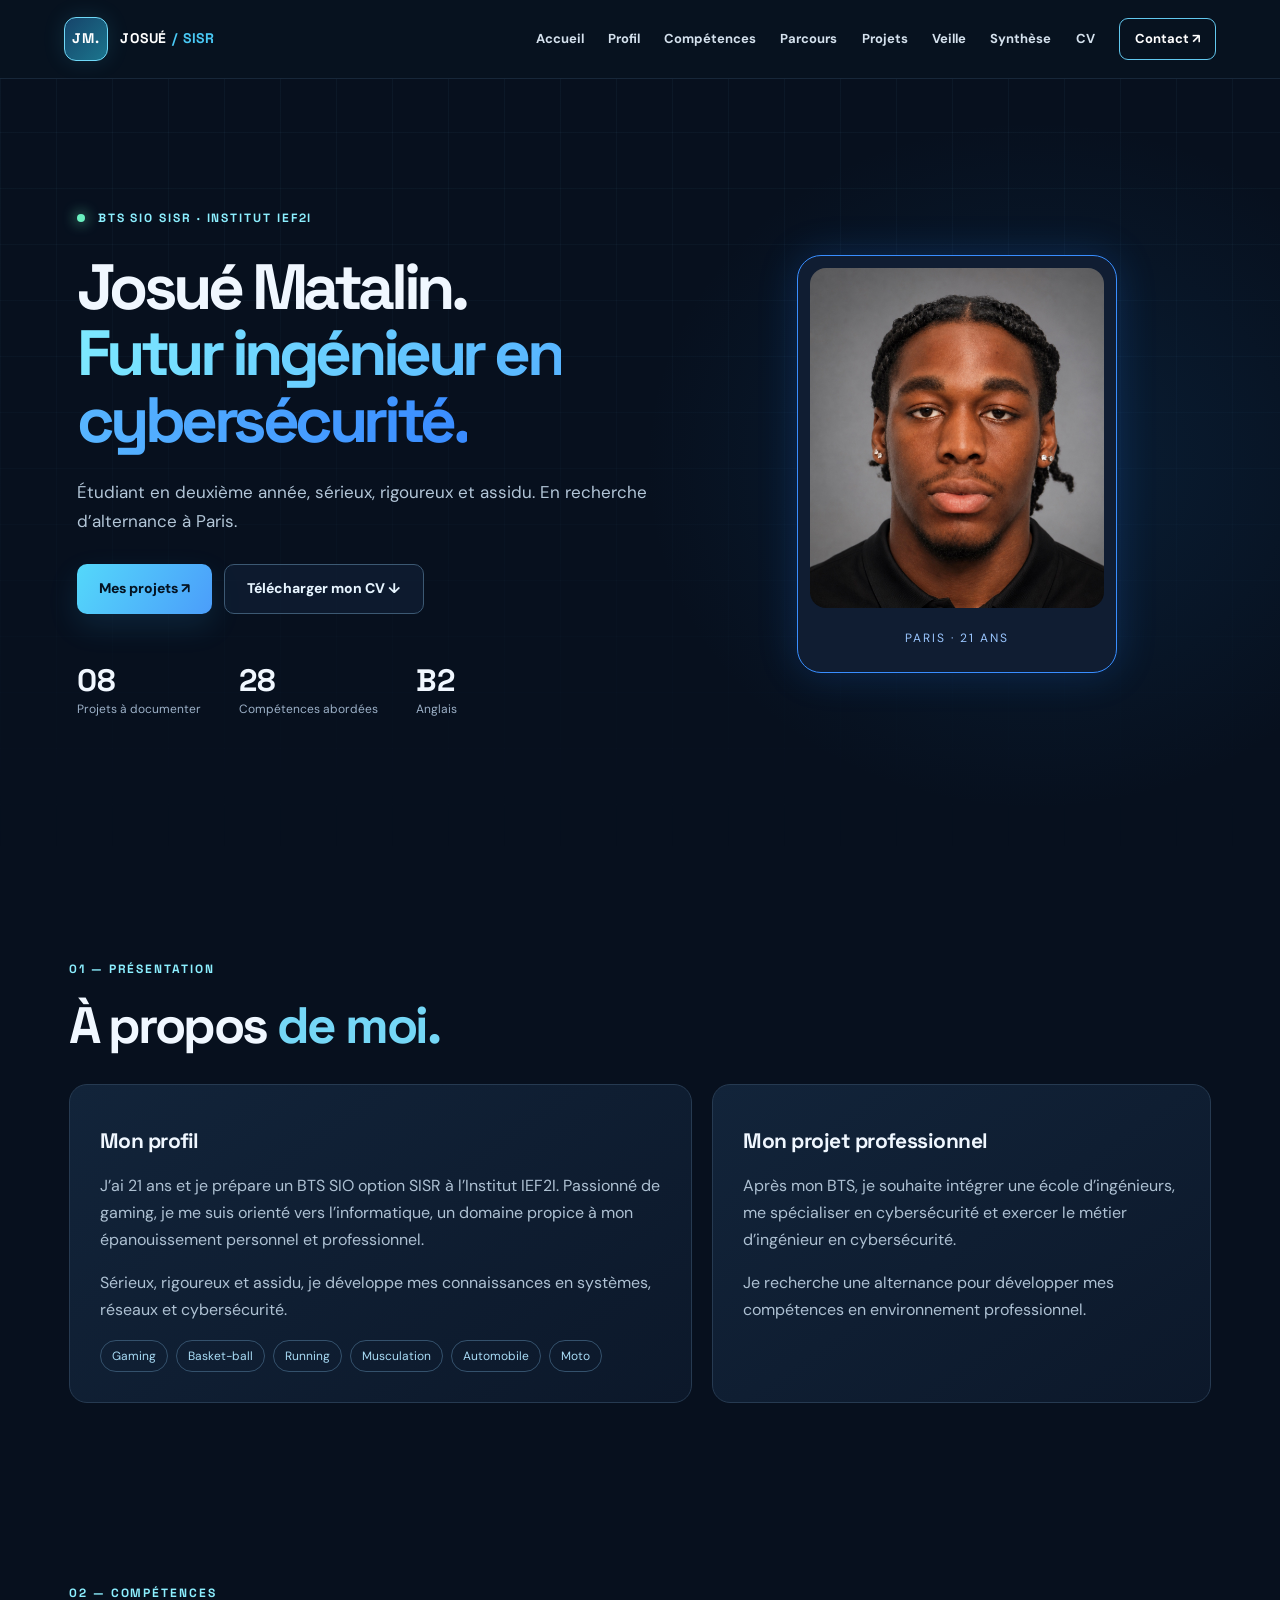
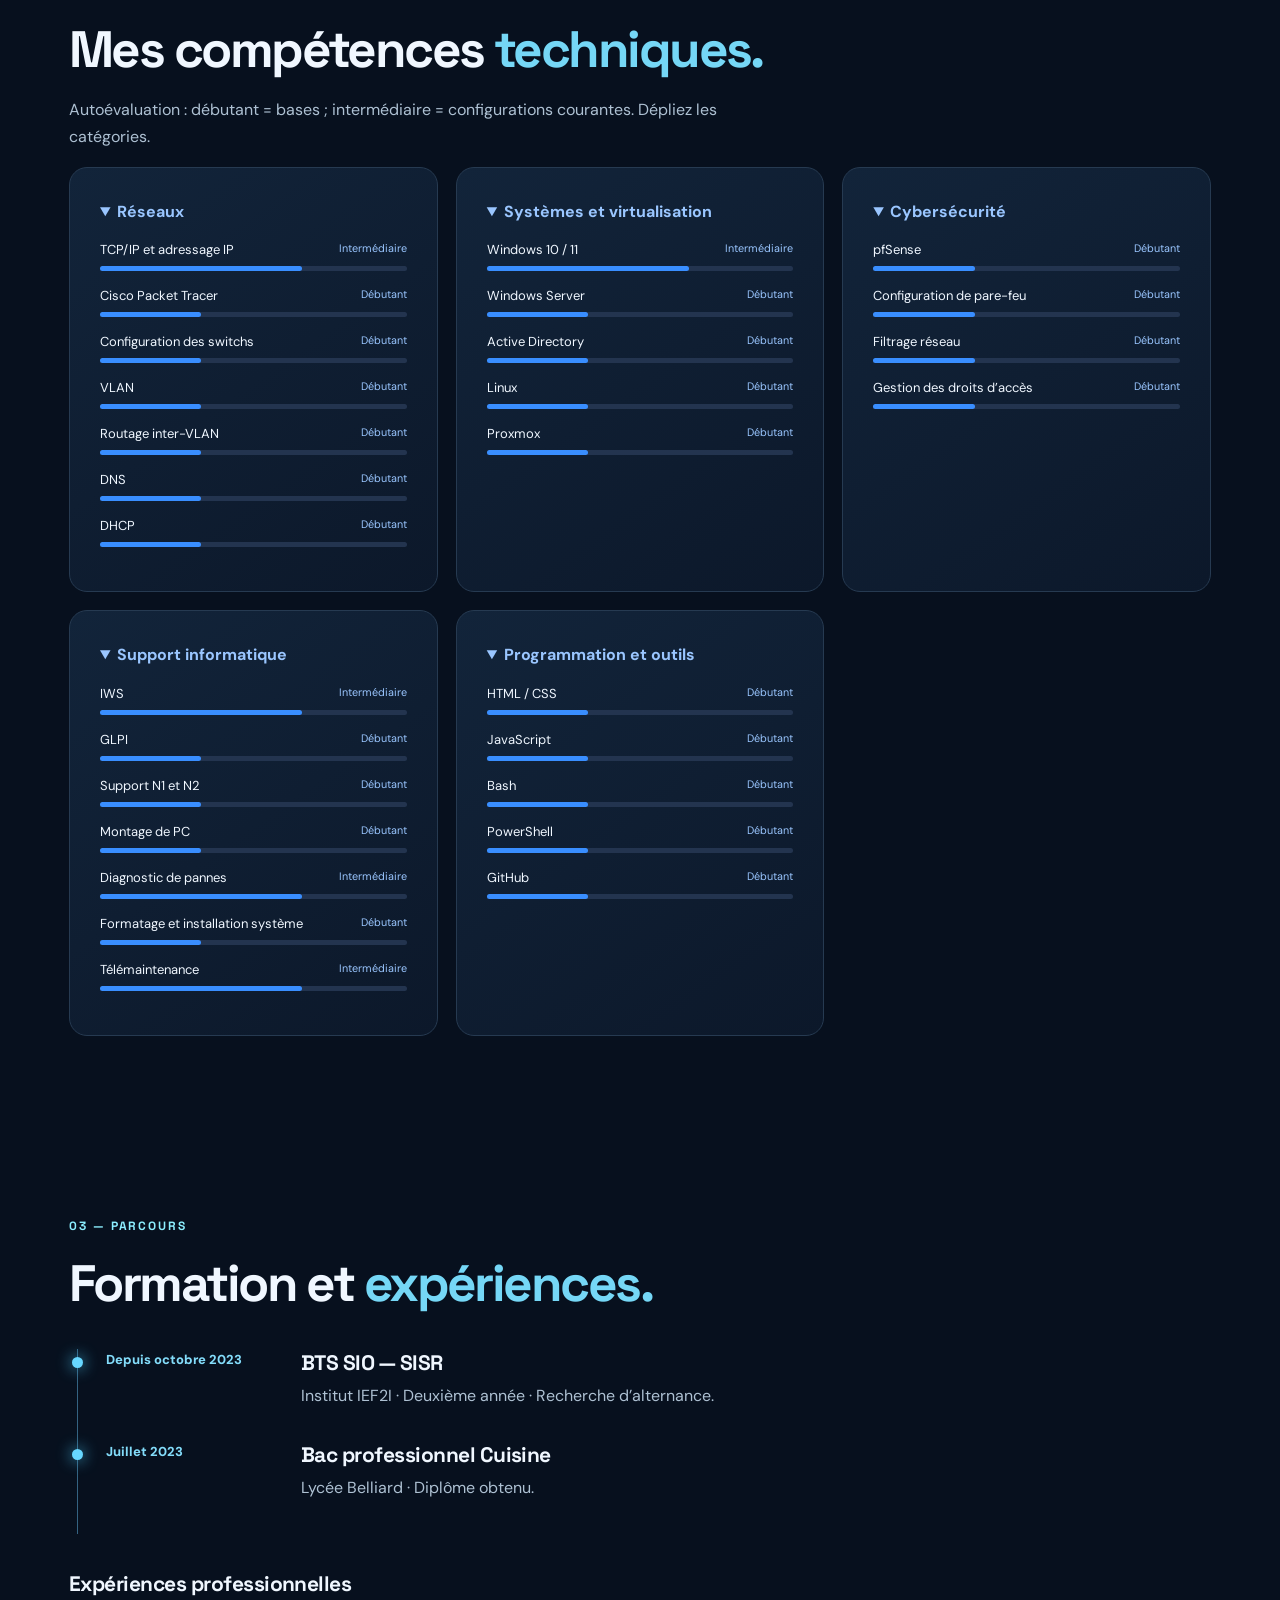
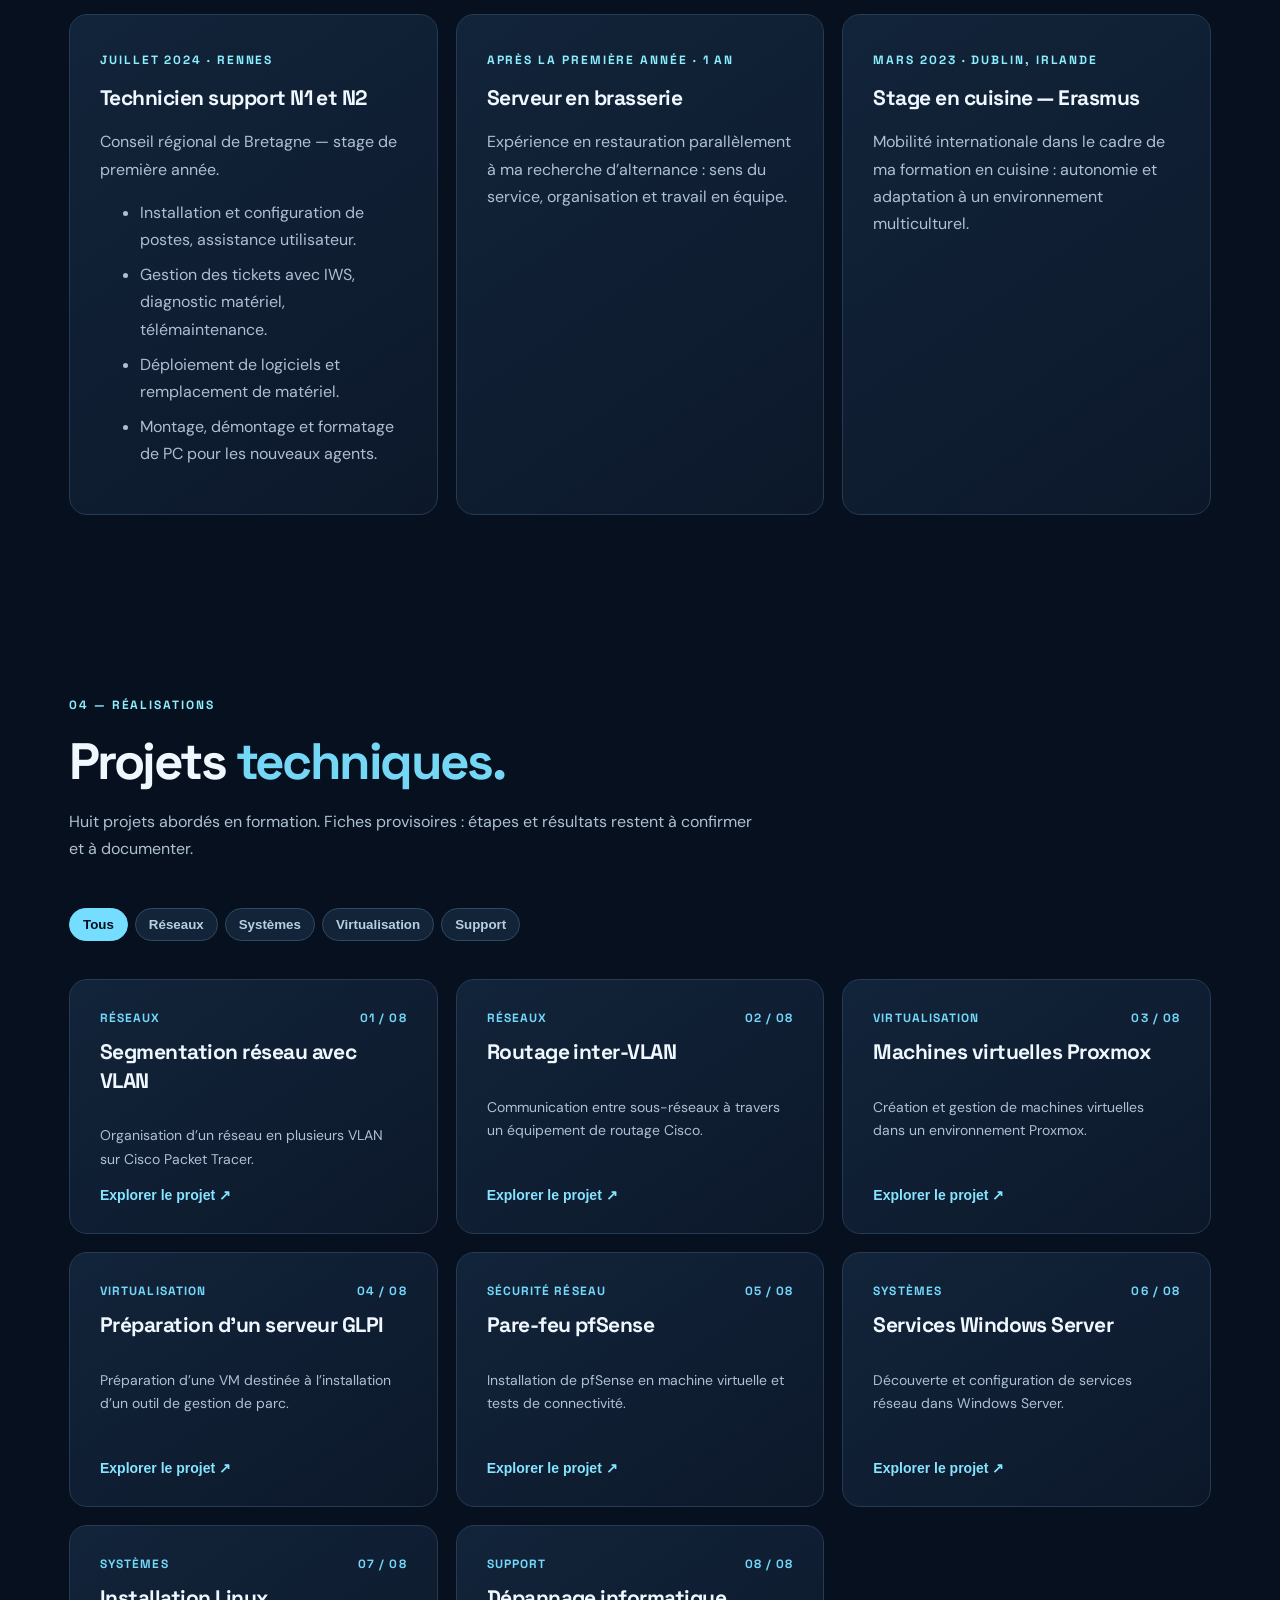
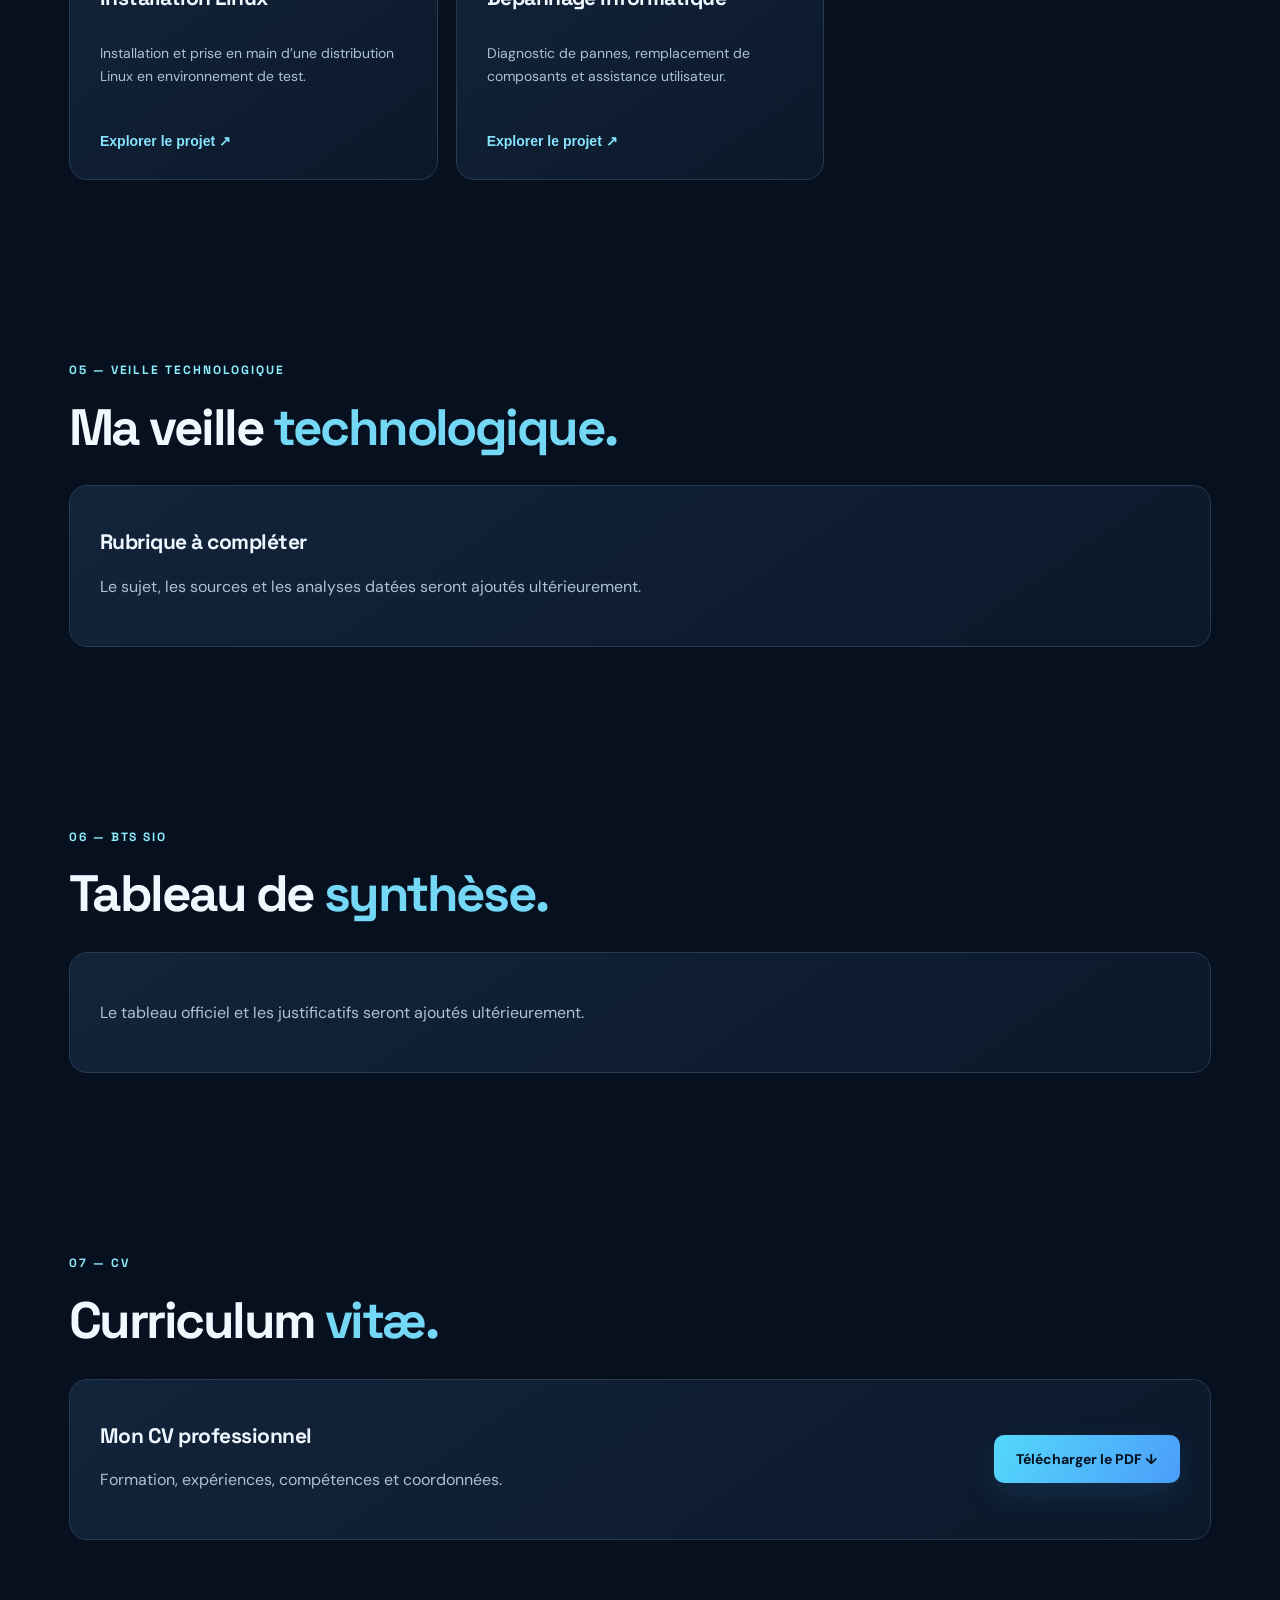
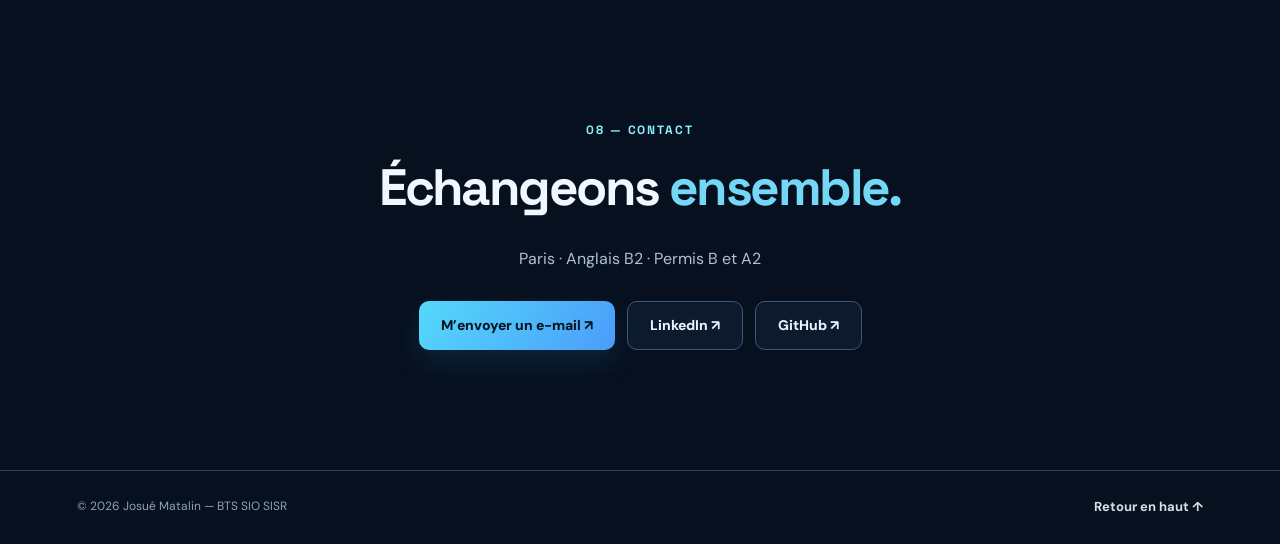
<file: index.html>
<!DOCTYPE html>
<html lang="fr"><head><meta charset="utf-8"/><meta content="width=device-width,initial-scale=1" name="viewport"/><meta content="#070e1b" name="theme-color"/><meta content="Portfolio BTS SIO option SISR — systèmes, réseaux et infrastructure." name="description"/><title>Josué Matalin | Portfolio BTS SIO SISR</title><link href="style.css" rel="stylesheet"/></head><body><div aria-hidden="true" class="glow"></div><header class="header"><a class="brand" href="#accueil"><span class="logo">JM.</span><span>JOSUÉ <b>/ SISR</b></span></a><button aria-expanded="false" aria-label="Afficher le menu" class="menu">☰</button><nav id="nav"><a href="#accueil">Accueil</a><a href="#profil">Profil</a><a href="#competences">Compétences</a><a href="#parcours">Parcours</a><a href="#projets">Projets</a><a href="#veille">Veille</a><a href="#synthese">Synthèse</a><a href="#cv">CV</a><a class="nav-contact" href="#contact">Contact ↗</a></nav></header><main><section class="hero section" id="accueil"><div class="hero-content"><div class="eyebrow"><span class="pulse"></span> BTS SIO SISR · INSTITUT IEF2I</div><h1>Josué Matalin.<br/><span class="gradient">Futur ingénieur en cybersécurité.</span></h1><p class="lead">Étudiant en deuxième année, sérieux, rigoureux et assidu. En recherche d’alternance à Paris.</p><div class="actions"><a class="btn primary" href="#projets">Mes projets ↗</a><a class="btn secondary" download="" href="cv-josue-matalin.pdf">Télécharger mon CV ↓</a></div><div class="stats"><div><strong>08</strong><span>Projets à documenter</span></div><div><strong>28</strong><span>Compétences abordées</span></div><div><strong>B2</strong><span>Anglais</span></div></div></div><div class="portrait"><img alt="Portrait de Josué Matalin" src="photo.jpg"/><span>PARIS · 21 ANS</span></div></section><section class="section container" id="profil"><div class="section-kicker">01 — PRÉSENTATION</div><h2>À propos <em>de moi.</em></h2><div class="two-col"><article class="panel"><h3>Mon profil</h3><p>J’ai 21 ans et je prépare un BTS SIO option SISR à l’Institut IEF2I. Passionné de gaming, je me suis orienté vers l’informatique, un domaine propice à mon épanouissement personnel et professionnel.</p><p>Sérieux, rigoureux et assidu, je développe mes connaissances en systèmes, réseaux et cybersécurité.</p><div class="tags"><span>Gaming</span><span>Basket-ball</span><span>Running</span><span>Musculation</span><span>Automobile</span><span>Moto</span></div></article><article class="panel"><h3>Mon projet professionnel</h3><p>Après mon BTS, je souhaite intégrer une école d’ingénieurs, me spécialiser en cybersécurité et exercer le métier d’ingénieur en cybersécurité.</p><p>Je recherche une alternance pour développer mes compétences en environnement professionnel.</p></article></div></section><section class="section container" id="competences"><div class="section-kicker">02 — COMPÉTENCES</div><h2>Mes compétences <em>techniques.</em></h2><p class="intro">Autoévaluation : débutant = bases ; intermédiaire = configurations courantes. Dépliez les catégories.</p><div class="cards skill-grid"><details class="panel" open=""><summary>Réseaux</summary><div class="level"><span>TCP/IP et adressage IP</span><small>Intermédiaire</small><div class="meter"><i style="width:66%"></i></div></div><div class="level"><span>Cisco Packet Tracer</span><small>Débutant</small><div class="meter"><i style="width:33%"></i></div></div><div class="level"><span>Configuration des switchs</span><small>Débutant</small><div class="meter"><i style="width:33%"></i></div></div><div class="level"><span>VLAN</span><small>Débutant</small><div class="meter"><i style="width:33%"></i></div></div><div class="level"><span>Routage inter-VLAN</span><small>Débutant</small><div class="meter"><i style="width:33%"></i></div></div><div class="level"><span>DNS</span><small>Débutant</small><div class="meter"><i style="width:33%"></i></div></div><div class="level"><span>DHCP</span><small>Débutant</small><div class="meter"><i style="width:33%"></i></div></div></details><details class="panel" open=""><summary>Systèmes et virtualisation</summary><div class="level"><span>Windows 10 / 11</span><small>Intermédiaire</small><div class="meter"><i style="width:66%"></i></div></div><div class="level"><span>Windows Server</span><small>Débutant</small><div class="meter"><i style="width:33%"></i></div></div><div class="level"><span>Active Directory</span><small>Débutant</small><div class="meter"><i style="width:33%"></i></div></div><div class="level"><span>Linux</span><small>Débutant</small><div class="meter"><i style="width:33%"></i></div></div><div class="level"><span>Proxmox</span><small>Débutant</small><div class="meter"><i style="width:33%"></i></div></div></details><details class="panel" open=""><summary>Cybersécurité</summary><div class="level"><span>pfSense</span><small>Débutant</small><div class="meter"><i style="width:33%"></i></div></div><div class="level"><span>Configuration de pare-feu</span><small>Débutant</small><div class="meter"><i style="width:33%"></i></div></div><div class="level"><span>Filtrage réseau</span><small>Débutant</small><div class="meter"><i style="width:33%"></i></div></div><div class="level"><span>Gestion des droits d’accès</span><small>Débutant</small><div class="meter"><i style="width:33%"></i></div></div></details><details class="panel" open=""><summary>Support informatique</summary><div class="level"><span>IWS</span><small>Intermédiaire</small><div class="meter"><i style="width:66%"></i></div></div><div class="level"><span>GLPI</span><small>Débutant</small><div class="meter"><i style="width:33%"></i></div></div><div class="level"><span>Support N1 et N2</span><small>Débutant</small><div class="meter"><i style="width:33%"></i></div></div><div class="level"><span>Montage de PC</span><small>Débutant</small><div class="meter"><i style="width:33%"></i></div></div><div class="level"><span>Diagnostic de pannes</span><small>Intermédiaire</small><div class="meter"><i style="width:66%"></i></div></div><div class="level"><span>Formatage et installation système</span><small>Débutant</small><div class="meter"><i style="width:33%"></i></div></div><div class="level"><span>Télémaintenance</span><small>Intermédiaire</small><div class="meter"><i style="width:66%"></i></div></div></details><details class="panel" open=""><summary>Programmation et outils</summary><div class="level"><span>HTML / CSS</span><small>Débutant</small><div class="meter"><i style="width:33%"></i></div></div><div class="level"><span>JavaScript</span><small>Débutant</small><div class="meter"><i style="width:33%"></i></div></div><div class="level"><span>Bash</span><small>Débutant</small><div class="meter"><i style="width:33%"></i></div></div><div class="level"><span>PowerShell</span><small>Débutant</small><div class="meter"><i style="width:33%"></i></div></div><div class="level"><span>GitHub</span><small>Débutant</small><div class="meter"><i style="width:33%"></i></div></div></details></div></section><section class="section container" id="parcours"><div class="section-kicker">03 — PARCOURS</div><h2>Formation et <em>expériences.</em></h2><div class="timeline"><div class="timeline-item"><span>Depuis octobre 2023</span><div><h3>BTS SIO — SISR</h3><p>Institut IEF2I · Deuxième année · Recherche d’alternance.</p></div></div><div class="timeline-item"><span>Juillet 2023</span><div><h3>Bac professionnel Cuisine</h3><p>Lycée Belliard · Diplôme obtenu.</p></div></div></div><h3 class="subheading">Expériences professionnelles</h3><div class="cards skill-grid"><article class="panel"><span class="tiny">JUILLET 2024 · RENNES</span><h3>Technicien support N1 et N2</h3><p>Conseil régional de Bretagne — stage de première année.</p><ul><li>Installation et configuration de postes, assistance utilisateur.</li><li>Gestion des tickets avec IWS, diagnostic matériel, télémaintenance.</li><li>Déploiement de logiciels et remplacement de matériel.</li><li>Montage, démontage et formatage de PC pour les nouveaux agents.</li></ul></article><article class="panel"><span class="tiny">APRÈS LA PREMIÈRE ANNÉE · 1 AN</span><h3>Serveur en brasserie</h3><p>Expérience en restauration parallèlement à ma recherche d’alternance : sens du service, organisation et travail en équipe.</p></article><article class="panel"><span class="tiny">MARS 2023 · DUBLIN, IRLANDE</span><h3>Stage en cuisine — Erasmus</h3><p>Mobilité internationale dans le cadre de ma formation en cuisine : autonomie et adaptation à un environnement multiculturel.</p></article></div></section><section class="section container" id="projets"><div class="section-kicker">04 — RÉALISATIONS</div><div class="section-heading"><div><h2>Projets <em>techniques.</em></h2><p class="intro">Huit projets abordés en formation. Fiches provisoires : étapes et résultats restent à confirmer et à documenter.</p></div><div aria-label="Filtrer les projets" class="filters"><button class="filter active" data-filter="all">Tous</button><button class="filter" data-filter="reseau">Réseaux</button><button class="filter" data-filter="systeme">Systèmes</button><button class="filter" data-filter="virtualisation">Virtualisation</button><button class="filter" data-filter="support">Support</button></div></div><div class="cards projects" id="project-grid"><p>Les fiches détaillées et justificatifs seront complétés ultérieurement.</p></div></section><section class="section container" id="veille"><div class="section-kicker">05 — VEILLE TECHNOLOGIQUE</div><h2>Ma veille <em>technologique.</em></h2><article class="panel"><h3>Rubrique à compléter</h3><p>Le sujet, les sources et les analyses datées seront ajoutés ultérieurement.</p></article></section><section class="section container" id="synthese"><div class="section-kicker">06 — BTS SIO</div><h2>Tableau de <em>synthèse.</em></h2><article class="panel"><p>Le tableau officiel et les justificatifs seront ajoutés ultérieurement.</p></article></section><section class="section container" id="cv"><div class="section-kicker">07 — CV</div><h2>Curriculum <em>vitæ.</em></h2><div class="panel cv-panel"><div><h3>Mon CV professionnel</h3><p>Formation, expériences, compétences et coordonnées.</p></div><a class="btn primary" download="" href="cv-josue-matalin.pdf">Télécharger le PDF ↓</a></div></section><section class="section container contact" id="contact"><div class="section-kicker">08 — CONTACT</div><h2>Échangeons <em>ensemble.</em></h2><p>Paris · Anglais B2 · Permis B et A2</p><div class="actions"><a class="btn primary" href="mailto:1matalinjosue@gmail.com">M’envoyer un e-mail ↗</a><a class="btn secondary" href="https://www.linkedin.com/in/josu%C3%A9-matalin-38b7222a6" rel="noopener noreferrer" target="_blank">LinkedIn ↗</a><a class="btn secondary" href="https://github.com/1matalinjosue" rel="noopener noreferrer" target="_blank">GitHub ↗</a></div></section></main><footer><span>© <span id="year"></span> Josué Matalin — BTS SIO SISR</span><a href="#accueil">Retour en haut ↑</a></footer><dialog id="project-dialog"><button aria-label="Fermer" class="close">✕</button><div id="dialog-content"></div></dialog><script defer="" src="script.js"></script></body></html>
</file>
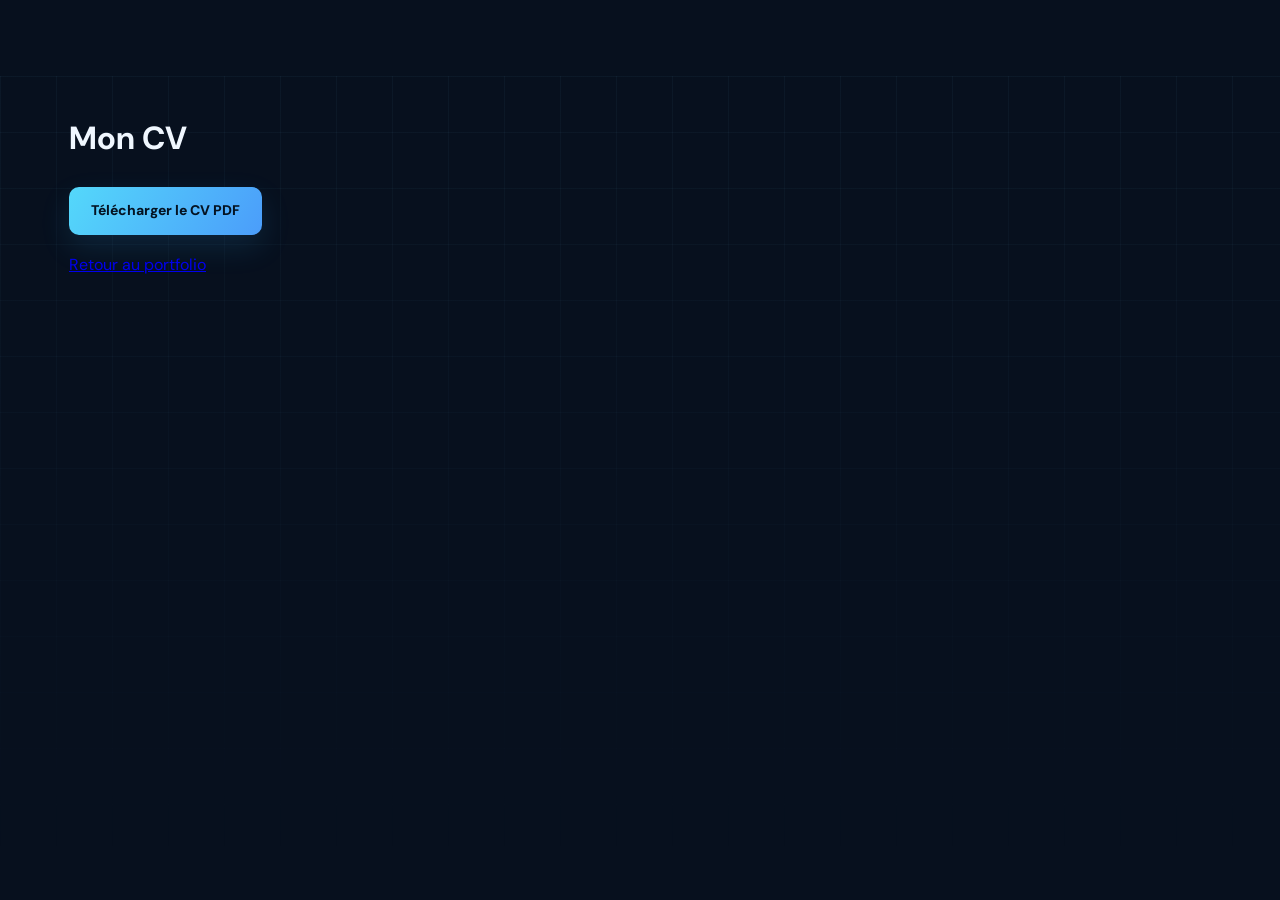
<file: cv-josue-matalin.html>
<!doctype html><html lang="fr"><meta charset="utf-8"><title>CV Josué Matalin</title><link rel="stylesheet" href="style.css"><main class="section container"><h1>Mon CV</h1><a class="btn primary" href="cv-josue-matalin.pdf" download>Télécharger le CV PDF</a><p><a href="index.html">Retour au portfolio</a></p></main></html>
</file>
<file: style.css>
@import url('https://fonts.googleapis.com/css2?family=DM+Sans:wght@400;500;600;700;800&family=Space+Grotesk:wght@400;500;600;700&display=swap');
:root{--bg:#07101e;--panel:#101d30;--border:#263a51;--muted:#9cb0c7;--text:#f0f7ff;--blue:#49c9f5;--cyan:#8cefff}*{box-sizing:border-box}html{scroll-behavior:smooth;scroll-padding-top:90px}body{margin:0;background:var(--bg);color:var(--text);font-family:'DM Sans',Arial,sans-serif;line-height:1.7;overflow-x:hidden}body::before{content:'';position:absolute;inset:76px 0 auto;height:800px;background-image:linear-gradient(#6db5e00d 1px,transparent 1px),linear-gradient(90deg,#6db5e00d 1px,transparent 1px);background-size:56px 56px;pointer-events:none;mask-image:linear-gradient(#000,transparent)}.glow{position:absolute;top:90px;right:-180px;width:850px;height:750px;background:radial-gradient(ellipse,#1766a72b,transparent 65%);pointer-events:none}.header{position:sticky;top:0;z-index:30;display:flex;align-items:center;justify-content:space-between;padding:17px clamp(20px,5vw,86px);background:#081320ed;backdrop-filter:blur(20px);border-bottom:1px solid #29415777}.brand{display:flex;align-items:center;gap:12px;color:white;text-decoration:none;font-family:'Space Grotesk',sans-serif;font-size:14px;font-weight:700;letter-spacing:.06em}.brand b{color:var(--blue)}.logo{display:grid;place-items:center;width:44px;height:44px;border:1px solid #70d9f8;border-radius:12px;background:linear-gradient(135deg,#16446a,#1b758d);box-shadow:0 0 22px #49c9f522;font-weight:800}.header nav{display:flex;align-items:center;gap:clamp(13px,1.9vw,30px)}nav a,footer a{color:#d4e1ed;text-decoration:none;font-size:13px;font-weight:700}nav a:hover,footer a:hover{color:var(--cyan)}nav .nav-contact{border:1px solid #62c8ee;border-radius:9px;padding:9px 15px;color:white}.menu{display:none}.section{position:relative}.container{max-width:1190px;margin:auto;padding:90px 24px}.hero{min-height:min(790px,calc(100vh - 77px));display:flex;align-items:center;padding:85px max(6vw,24px) 105px;gap:30px}.hero-content{position:relative;z-index:2;max-width:690px}.eyebrow,.section-kicker,.tiny{font-family:'Space Grotesk',sans-serif;letter-spacing:.16em;font-size:12px;color:var(--cyan);font-weight:700}.pulse{display:inline-block;width:8px;height:8px;background:#6af1c0;border-radius:50%;margin-right:8px;box-shadow:0 0 14px #6af1c0}.hero h1{font-family:'Space Grotesk',sans-serif;font-size:clamp(55px,7vw,105px);line-height:1.04;letter-spacing:-.07em;margin:25px 0}.gradient{background:linear-gradient(100deg,#7de9ff,#398bff);background-clip:text;-webkit-background-clip:text;color:transparent}.lead{font-size:17px;color:#b3c6d8;max-width:650px}.lead strong{color:#fff}.actions{display:flex;gap:12px;flex-wrap:wrap;margin-top:28px}.btn{display:inline-flex;align-items:center;justify-content:center;gap:16px;min-height:48px;padding:12px 22px;border-radius:10px;text-decoration:none;font-weight:800;font-size:14px;transition:transform .2s,box-shadow .2s}.btn:hover{transform:translateY(-3px)}.primary{background:linear-gradient(120deg,#54d8fa,#4b9dfa);color:#041322;box-shadow:0 12px 30px #37b9ff20}.secondary{border:1px solid #3c5973;color:#e7f5ff;background:#1122389c}.stats{display:flex;gap:38px;margin-top:48px}.stats div{display:flex;flex-direction:column}.stats strong{font-family:'Space Grotesk',sans-serif;font-size:31px;line-height:1.2}.stats span{font-size:12px;color:var(--muted)}.hero-art{position:absolute;right:6%;top:19%;width:400px;height:420px;opacity:.88}.orbit{position:absolute;border:1px solid #49c9f555;border-radius:50%;inset:45px;transform:rotate(-25deg)}.orbit2{inset:0;border-style:dashed;animation:spin 50s linear infinite}.core{position:absolute;inset:140px 130px;display:grid;place-items:center;background:linear-gradient(135deg,#164e8b,#072038);border:1px solid #68d8ff;border-radius:24px;box-shadow:0 0 75px #1598ff44;color:#90ecff;font:700 44px 'Space Grotesk'}.chip{position:absolute;background:#122c44;border:1px solid #38769a;border-radius:8px;padding:8px 12px;font:700 11px 'Space Grotesk';color:#9ee9ff}.chip1{top:45px;left:-40px}.chip2{right:-50px;top:110px}.chip3{bottom:36px;left:10px}@keyframes spin{to{transform:rotate(360deg)}}.scroll-cue{position:absolute;bottom:24px;left:6%;font-size:10px;letter-spacing:.2em;color:#a9c5d7;text-decoration:none;font-weight:800}h2{font:700 clamp(34px,4vw,54px)/1.15 'Space Grotesk';letter-spacing:-.05em;margin:18px 0 28px}h2 em{font-style:normal;color:#75d7f6}h3{font:700 21px/1.35 'Space Grotesk';letter-spacing:-.025em;margin:12px 0 15px}p{color:#aec1d3}.intro{margin-top:-12px;max-width:700px}.two-col{display:grid;grid-template-columns:1.25fr 1fr;gap:20px}.panel{background:linear-gradient(145deg,#12243a,#0c182a);border:1px solid var(--border);border-radius:18px;padding:30px;transition:border-color .2s,transform .2s}.panel:hover{border-color:#397caa}.domain{display:flex;flex-direction:column;justify-content:center}.domain-icon{font-size:65px;color:#63d5ff}.tags{display:flex;gap:8px;flex-wrap:wrap}.tags span{font-size:12px;padding:5px 11px;border:1px solid #34516c;border-radius:40px;color:#a8dbf5}.cards{display:grid;gap:18px}.four{grid-template-columns:repeat(4,1fr)}.skill{min-height:235px}.skill-icon{font-size:34px;color:#7bdfff}.skill h3{font-size:19px}.skill p{font-size:14px}.timeline{border-left:1px solid #346382;margin:35px 0 0 8px}.timeline-item{position:relative;display:grid;grid-template-columns:170px 1fr;gap:25px;padding:0 0 32px 28px}.timeline-item::before{content:'';position:absolute;left:-6px;top:8px;width:11px;height:11px;border-radius:50%;background:#67d7ff;box-shadow:0 0 15px #49c9f5}.timeline-item>span{font-size:13px;color:#83dcfa;font-weight:800}.timeline-item h3{margin:0 0 5px}.timeline-item p{margin:0}.section-heading{display:flex;justify-content:space-between;align-items:end;gap:30px;flex-wrap:wrap}.filters{display:flex;flex-wrap:wrap;gap:7px;margin-bottom:20px}.filter{cursor:pointer;color:#b7d0e1;background:#132338;border:1px solid #2e4b65;border-radius:40px;padding:8px 13px;font-weight:700}.filter.active,.filter:hover{color:#07101e;background:#75ddff;border-color:#75ddff}.projects{grid-template-columns:repeat(3,1fr);margin-top:18px}.project{display:flex;flex-direction:column;min-height:255px}.project-top{display:flex;justify-content:space-between;color:#73d8f9;font:700 12px 'Space Grotesk';letter-spacing:.09em}.project p{font-size:14px;flex:1}.project button{align-self:start;background:none;border:none;padding:0;color:#86e4ff;cursor:pointer;font-weight:800;font-size:14px}.text-link{color:#82e3ff;font-weight:800;text-decoration:none}.cv-panel{display:flex;justify-content:space-between;align-items:center;gap:25px}.contact{text-align:center;padding-bottom:120px}.contact p{max-width:560px;margin:auto}.contact .actions{justify-content:center}footer{padding:25px max(6vw,24px);display:flex;justify-content:space-between;gap:20px;border-top:1px solid #28415a;color:#8ba3b9;font-size:12px}dialog{max-width:670px;width:calc(100% - 30px);background:#0c1a2c;border:1px solid #3a7294;border-radius:20px;color:#fff;padding:32px;box-shadow:0 30px 100px #000a}dialog::backdrop{background:#020813d9;backdrop-filter:blur(5px)}dialog .close{float:right;cursor:pointer;background:#1c354d;color:white;border:1px solid #3b5a75;border-radius:8px;padding:8px 12px}dialog h2{font-size:32px;margin-top:22px}dialog h4{color:#80dcfb;margin-bottom:5px}dialog ul{color:#b6cbda;padding-left:20px}@media(max-width:1100px){.hero-art{opacity:.2;right:-100px}.four{grid-template-columns:repeat(2,1fr)}}@media(max-width:800px){.header{padding:12px 20px}.menu{display:block;background:none;color:#fff;border:1px solid #41617d;border-radius:8px;font-size:21px;padding:4px 12px;cursor:pointer}.header nav{display:none;position:absolute;left:0;right:0;top:69px;background:#0b1829;padding:20px;flex-direction:column;align-items:stretch;border-bottom:1px solid #35516a}.header nav.open{display:flex}.hero{min-height:720px;padding:70px 24px 100px}.hero-art{display:none}.hero h1{font-size:clamp(50px,10vw,80px)}.two-col,.projects{grid-template-columns:1fr}.container{padding:70px 20px}.cv-panel{align-items:start;flex-direction:column}.timeline-item{grid-template-columns:1fr;gap:4px}.stats{gap:20px}}@media(max-width:500px){.four{grid-template-columns:1fr}.stats strong{font-size:24px}.stats span{font-size:10px}.stats{gap:14px}.panel{padding:22px}footer{flex-direction:column}.hero h1{font-size:49px}}

.portrait{align-self:center;justify-self:center;width:min(100%,320px);padding:12px;border:1px solid #398eff;border-radius:24px;background:#101d32;box-shadow:0 0 40px #2583ff33;text-align:center}.portrait img{width:100%;height:340px;object-fit:cover;object-position:center 35%;border-radius:16px}.portrait span{display:block;padding:12px;color:#9ac6ff;font-size:12px;letter-spacing:2px}.skill-grid{grid-template-columns:repeat(auto-fit,minmax(min(100%,290px),1fr))}.level{margin:14px 0;display:grid;grid-template-columns:1fr auto;gap:5px;font-size:13px}.level small{color:#9ac6ff}.meter{grid-column:1/-1;height:5px;background:#23344f;border-radius:8px}.meter i{display:block;height:100%;background:#398eff;border-radius:8px}summary{cursor:pointer;font-weight:700;color:#9ac6ff}.subheading{margin:36px 0 16px}.panel li{margin:8px 0;color:#aebed3}.hero h1{font-size:clamp(38px,5vw,76px)}@media(max-width:800px){.portrait{width:240px}.portrait img{height:250px}.hero{padding-top:100px}}
</file>
